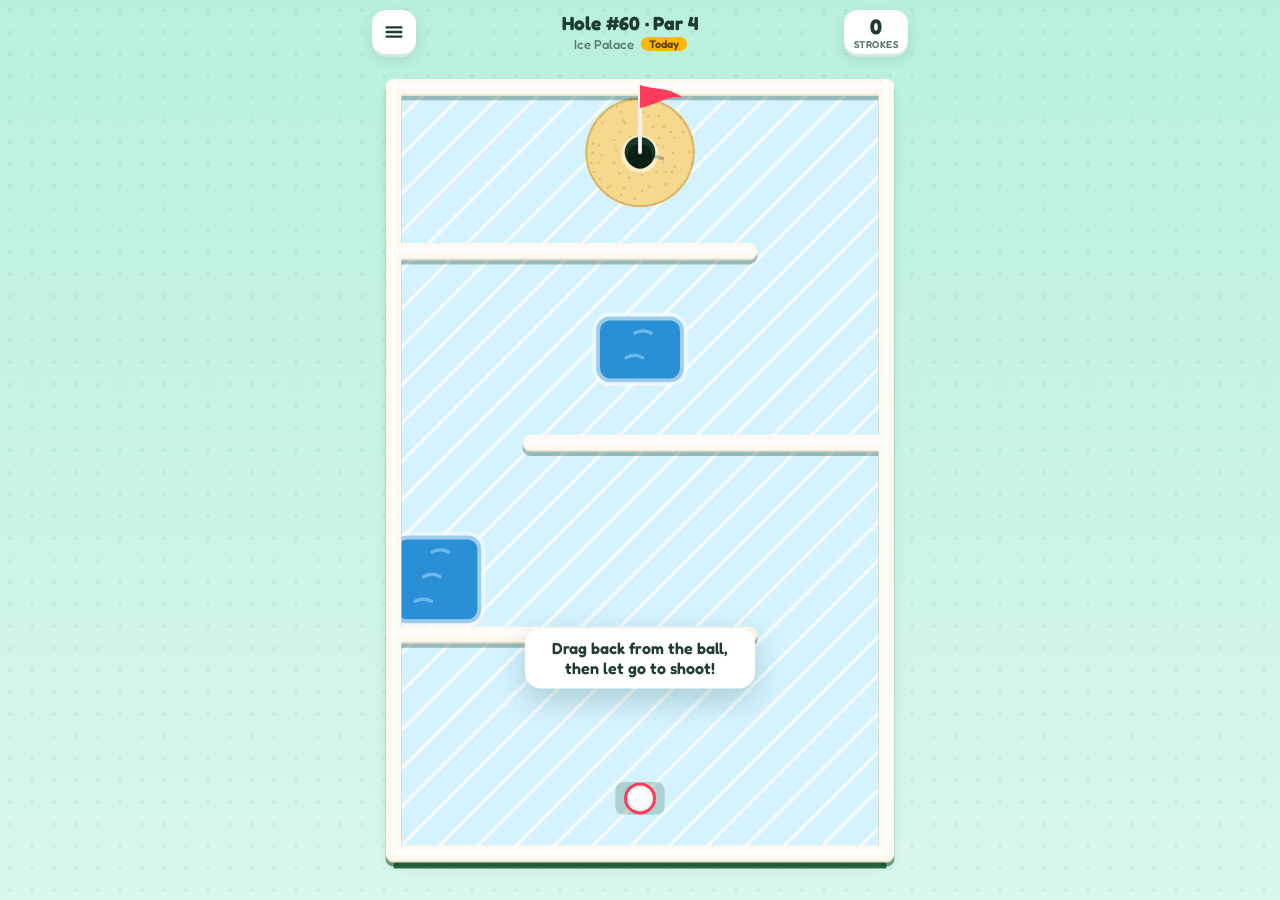
<file: index.html>
<!doctype html>
<html lang="en">
<head>
  <meta charset="utf-8">
  <meta name="viewport" content="width=device-width, initial-scale=1, maximum-scale=1, user-scalable=no, viewport-fit=cover">
  <title>Hole of the Day</title>
  <meta name="description" content="One mini-golf hole a day, the same for everyone. Sink it, share your score, keep your streak.">
  <meta name="theme-color" content="#5ccb6c">
  <meta name="apple-mobile-web-app-capable" content="yes">
  <meta name="apple-mobile-web-app-status-bar-style" content="default">
  <link rel="manifest" href="manifest.webmanifest">
  <link rel="icon" href="icon.svg" type="image/svg+xml">
  <link rel="apple-touch-icon" href="icon-192.png">
  <link rel="preconnect" href="https://fonts.googleapis.com">
  <link rel="preconnect" href="https://fonts.gstatic.com" crossorigin>
  <link href="https://fonts.googleapis.com/css2?family=Fredoka:wght@500;600;700&display=swap" rel="stylesheet">
  <link rel="stylesheet" href="css/style.css">
</head>
<body>
  <div id="app">
    <canvas id="game" aria-label="Mini-golf course"></canvas>

    <header id="hud">
      <button id="btnMenu" class="icon-btn" aria-label="Menu">
        <svg viewBox="0 0 24 24" width="22" height="22"><path d="M4 7h16M4 12h16M4 17h16" stroke="currentColor" stroke-width="2.6" stroke-linecap="round"/></svg>
      </button>
      <div class="hud-title">
        <div id="hTitle">Hole of the Day</div>
        <div id="hSub"></div>
      </div>
      <div id="strokes" class="strokes"><b>0</b><span>strokes</span></div>
    </header>

    <div id="banner" aria-live="polite"></div>
    <div id="toast" role="status"></div>
    <div id="tutorial" hidden>
      <div class="tut-hand"></div>
      <p>Drag back from the ball, then let go to shoot!</p>
    </div>

    <div id="sheet" hidden>
      <div class="backdrop"></div>
      <div class="card" id="card" role="dialog" aria-modal="true"></div>
    </div>
  </div>

  <script src="js/vendor/planck.min.js"></script>
  <script src="js/physics.js"></script>
  <script src="js/holes.js"></script>
  <script src="js/audio.js"></script>
  <script src="js/render.js"></script>
  <script src="js/daily.js"></script>
  <script src="js/main.js"></script>
</body>
</html>
</file>
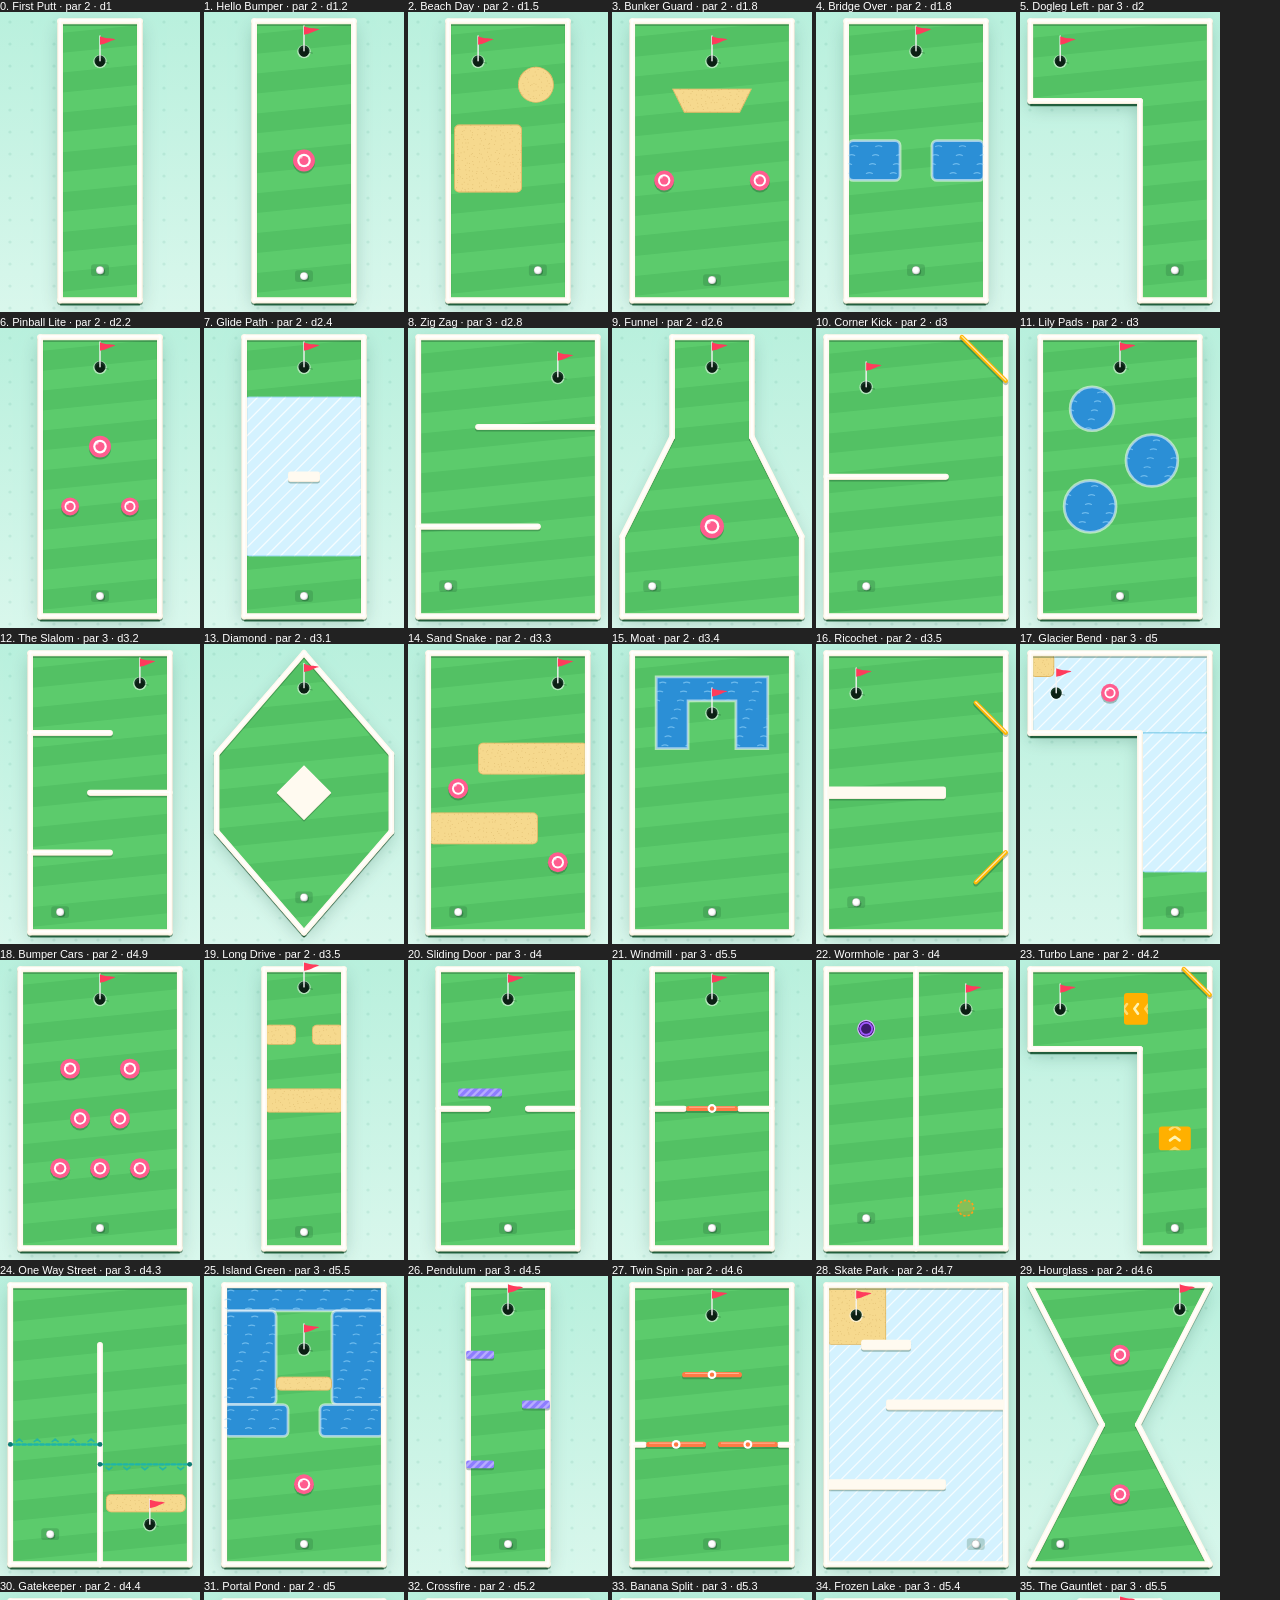
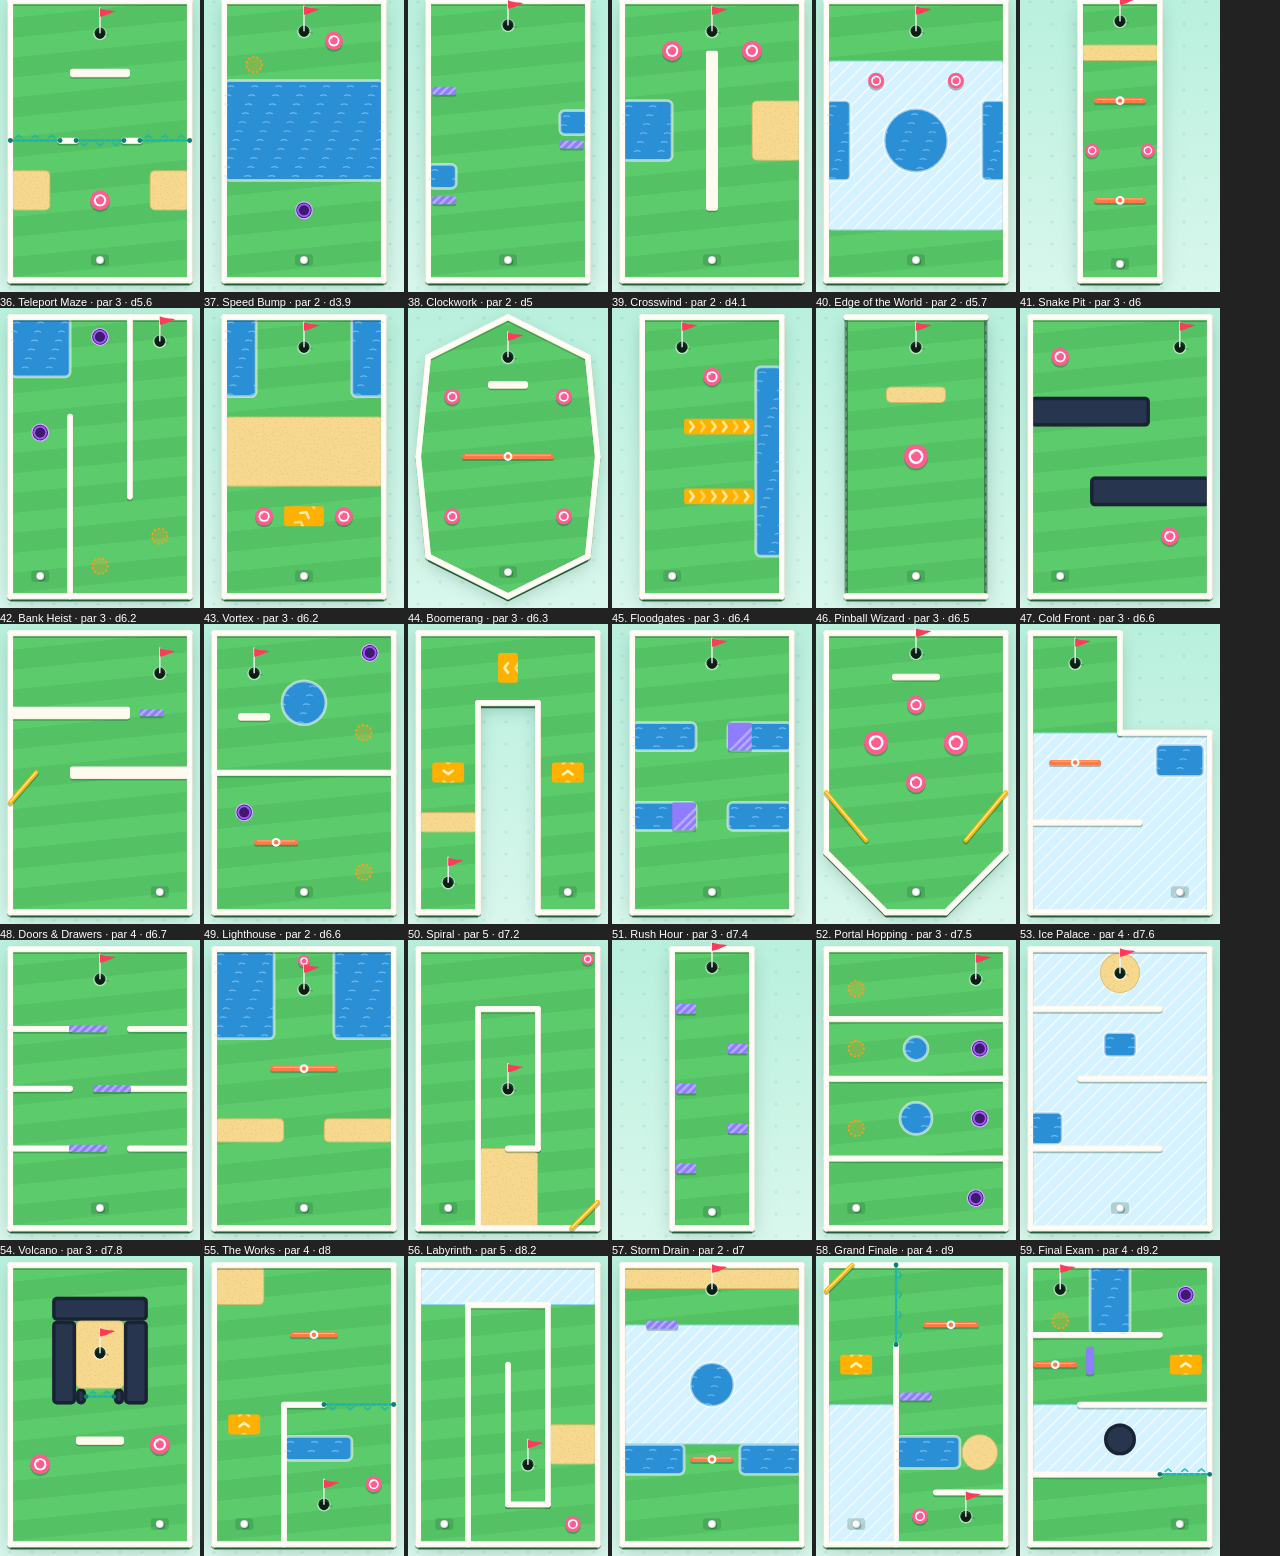
<file: tools/preview.html>
<!doctype html><meta charset="utf-8"><title>Hole preview</title>
<style>body{margin:0;background:#222;display:flex;flex-wrap:wrap;gap:4px;font:11px sans-serif;color:#fff}
.c{width:200px}.c canvas{width:200px;height:300px;display:block}</style>
<script src="../js/vendor/planck.min.js"></script><script src="../js/physics.js"></script>
<script src="../js/holes.js"></script><script src="../js/render.js"></script>
<body><script>
const q=new URLSearchParams(location.search);const from=+(q.get('from')||0),to=+(q.get('to')||60),mir=q.has('mirror');
HOTD.HOLES.slice(from,to).forEach((h,i)=>{const d=document.createElement('div');d.className='c';
d.innerHTML=`<div>${from+i}. ${h.n} · par ${h.par} · d${h.d}</div>`;const cv=document.createElement('canvas');d.appendChild(cv);document.body.appendChild(d);
const r=new HOTD.Renderer(cv);r.insetTop=0;r.insetBottom=0;r.resize();const c=HOTD.phys.buildCourse(h,mir);r.setCourse(c);const s=new HOTD.phys.Sim(c);
r.draw({t:0.3,sim:s,ball:{x:c.tee.x,y:c.tee.y,visible:true,scale:1},skinId:'classic',flagUp:1});});
</script>
</file>
<file: css/style.css>
:root {
  --green: #2bb673;
  --green-d: #1e8f58;
  --ink: #1f3b33;
  --ink-2: #5b7a70;
  --card: #ffffff;
  --line: #e4efe9;
  --chip: #eef8f3;
  --gold: #ffb703;
  --pink: #ff3b5c;
  --sky: #3ba7f2;
  --shadow: 0 10px 30px rgba(20, 70, 50, 0.22);
  --font: 'Fredoka', ui-rounded, 'SF Pro Rounded', 'Nunito', system-ui, -apple-system, 'Segoe UI', sans-serif;
}
* { box-sizing: border-box; -webkit-tap-highlight-color: transparent; }
html, body { margin: 0; height: 100%; background: #b9f0dd; color: var(--ink); font-family: var(--font); overflow: hidden; }
body { overscroll-behavior: none; -webkit-user-select: none; user-select: none; }
button { font: inherit; color: inherit; cursor: pointer; }

#app { position: fixed; inset: 0; }
#game { position: absolute; inset: 0; width: 100%; height: 100%; touch-action: none; display: block; }

/* ---------- HUD ---------- */
#hud {
  position: absolute; left: 0; right: 0; top: 0;
  padding: calc(env(safe-area-inset-top, 0px) + 10px) 12px 0;
  display: flex; align-items: center; gap: 10px; pointer-events: none;
  max-width: 560px; margin: 0 auto;
}
#hud > * { pointer-events: auto; }
.icon-btn {
  width: 44px; height: 44px; border-radius: 14px; border: 0; background: #fff;
  box-shadow: 0 3px 0 #d3e9df, 0 6px 14px rgba(20, 70, 50, 0.12);
  display: grid; place-items: center; color: var(--ink); flex: none;
  transition: transform 0.08s;
}
.icon-btn:active { transform: translateY(2px); box-shadow: 0 1px 0 #d3e9df; }
.hud-title { flex: 1; min-width: 0; text-align: center; line-height: 1.1; }
#hTitle { font-weight: 700; font-size: 19px; letter-spacing: 0.2px; }
#hSub { font-size: 13px; color: var(--ink-2); font-weight: 500; margin-top: 3px; white-space: nowrap; overflow: hidden; text-overflow: ellipsis; }
.chip { display: inline-block; padding: 1px 8px; border-radius: 99px; background: #fff; font-size: 11px; font-weight: 600; vertical-align: 1px; margin-left: 4px; }
.chip.daily { background: var(--gold); color: #5a3d00; }
.chip.fun { background: #d9ecff; color: #1d5d99; }
.chip.practice { background: #e9defc; color: #5b2ca8; }
.strokes {
  width: 64px; height: 44px; border-radius: 14px; background: #fff; flex: none;
  box-shadow: 0 3px 0 #d3e9df, 0 6px 14px rgba(20, 70, 50, 0.12);
  display: flex; flex-direction: column; align-items: center; justify-content: center; line-height: 1;
}
.strokes b { font-size: 21px; font-weight: 700; }
.strokes span { font-size: 10px; color: var(--ink-2); font-weight: 600; text-transform: uppercase; letter-spacing: 0.5px; margin-top: 2px; }
.strokes.over b { color: #e36414; }
.strokes.bump { animation: bump 0.28s ease-out; }
@keyframes bump { 40% { transform: scale(1.18); } }

/* ---------- banner / toast ---------- */
#banner {
  position: absolute; left: 0; right: 0; top: 38%; text-align: center; pointer-events: none;
  font-size: min(46px, 10.5vw); font-weight: 700; color: #fff; opacity: 0; padding: 0 12px;
  text-shadow: 0 4px 0 rgba(0, 0, 0, 0.18), 0 0 24px rgba(0, 0, 0, 0.15);
  -webkit-text-stroke: 1.5px rgba(30, 60, 40, 0.25);
}
#banner.show { animation: pop 1.5s cubic-bezier(.2, 1.6, .4, 1) forwards; }
#banner.big { font-size: min(58px, 12vw); color: #fff4b8; }
#banner small { display: block; font-size: 18px; margin-top: 4px; -webkit-text-stroke: 0; }
@keyframes pop {
  0% { opacity: 0; transform: scale(0.3) rotate(-6deg); }
  18% { opacity: 1; transform: scale(1.12) rotate(2deg); }
  30% { transform: scale(1) rotate(0); }
  80% { opacity: 1; transform: scale(1); }
  100% { opacity: 0; transform: scale(1.05) translateY(-20px); }
}
#toast {
  position: absolute; left: 50%; bottom: calc(env(safe-area-inset-bottom, 0px) + 26px);
  transform: translate(-50%, 20px); opacity: 0; transition: 0.22s;
  background: var(--ink); color: #fff; padding: 10px 18px; border-radius: 99px; font-weight: 600; font-size: 15px;
  pointer-events: none; white-space: nowrap; box-shadow: var(--shadow);
}
#toast.show { opacity: 1; transform: translate(-50%, 0); }

/* ---------- tutorial ---------- */
#tutorial { position: absolute; left: 0; top: 0; pointer-events: none; width: 0; height: 0; }
#tutorial p {
  position: absolute; left: 50%; top: 118px; transform: translateX(-50%); width: 230px; margin: 0;
  background: #fff; padding: 10px 14px; border-radius: 16px; text-align: center; font-weight: 600; font-size: 16px;
  box-shadow: var(--shadow);
}
.tut-hand {
  position: absolute; left: -16px; top: -16px; width: 32px; height: 32px; border-radius: 50%;
  background: rgba(255, 255, 255, 0.85); border: 3px solid var(--pink); animation: drag 1.8s ease-in-out infinite;
}
.tut-hand::after {
  content: ''; position: absolute; left: 50%; bottom: 100%; width: 3px; height: 0; background: var(--pink);
  transform: translateX(-50%); animation: band 1.8s ease-in-out infinite; border-radius: 2px;
}
@keyframes drag { 0%, 15% { transform: translateY(0); opacity: 0; } 25% { opacity: 1; } 60%, 75% { transform: translateY(80px); opacity: 1; } 90%, 100% { transform: translateY(80px); opacity: 0; } }
@keyframes band { 0%, 15% { height: 0; } 60%, 75% { height: 64px; } 90%, 100% { height: 64px; } }

/* ---------- sheets ---------- */
#sheet { position: absolute; inset: 0; display: flex; align-items: flex-end; justify-content: center; z-index: 10; }
#sheet[hidden] { display: none; }
.backdrop { position: absolute; inset: 0; background: rgba(15, 45, 35, 0.38); animation: fade 0.2s; }
@keyframes fade { from { opacity: 0; } }
.card {
  position: relative; width: 100%; max-width: 440px; max-height: 88vh; overflow-y: auto;
  background: var(--card); border-radius: 26px 26px 0 0; padding: 22px 18px calc(env(safe-area-inset-bottom, 0px) + 20px);
  box-shadow: var(--shadow); animation: up 0.28s cubic-bezier(.2, 1.3, .4, 1);
  -webkit-user-select: text; user-select: text;
}
@media (min-width: 600px) and (min-height: 600px) {
  #sheet { align-items: center; }
  .card { border-radius: 26px; }
}
@keyframes up { from { transform: translateY(40px); opacity: 0; } }
.card h2 { margin: 0 0 4px; font-size: 24px; text-align: center; }
.card .sub { text-align: center; color: var(--ink-2); margin: 0 0 14px; font-size: 15px; }
.close-x {
  position: absolute; right: 12px; top: 12px; width: 36px; height: 36px; border: 0; border-radius: 12px; background: var(--chip);
  font-size: 20px; line-height: 1; color: var(--ink-2);
}

.btn {
  display: flex; align-items: center; justify-content: center; gap: 8px; width: 100%;
  border: 0; border-radius: 16px; padding: 13px 16px; font-size: 17px; font-weight: 600;
  background: var(--chip); color: var(--ink); box-shadow: 0 3px 0 #d3e9df; margin-top: 10px;
  transition: transform 0.08s;
}
.btn:active { transform: translateY(2px); box-shadow: 0 1px 0 #d3e9df; }
.btn.primary { background: var(--green); color: #fff; box-shadow: 0 4px 0 var(--green-d); }
.btn.primary:active { box-shadow: 0 1px 0 var(--green-d); }
.btn.gold { background: var(--gold); color: #4a3200; box-shadow: 0 4px 0 #d68c00; }
.row { display: flex; gap: 10px; }
.row .btn { flex: 1; }

/* result */
.result-emoji { font-size: 64px; text-align: center; line-height: 1; margin: 2px 0 6px; animation: wiggle 0.9s ease-out; }
@keyframes wiggle { 0% { transform: scale(0.2); } 40% { transform: scale(1.2) rotate(-8deg); } 60% { transform: rotate(6deg); } 80% { transform: rotate(-2deg); } 100% { transform: none; } }
.result-name { font-size: 30px; font-weight: 700; text-align: center; margin: 0; }
.pillrow { display: flex; justify-content: center; gap: 8px; flex-wrap: wrap; margin: 10px 0 4px; }
.pill { background: var(--chip); border-radius: 99px; padding: 6px 12px; font-weight: 600; font-size: 14px; }
.pill.fire { background: #fff0e0; color: #c2410c; }
.note { text-align: center; color: var(--ink-2); font-size: 14px; margin: 10px 0 0; }
.unlock {
  margin-top: 12px; padding: 12px; border-radius: 16px; background: linear-gradient(135deg, #fff6d6, #ffe4f0);
  text-align: center; font-weight: 600; animation: glow 1.6s ease-in-out infinite alternate;
}
@keyframes glow { to { box-shadow: 0 0 0 4px rgba(255, 183, 3, 0.25); } }
.countdown-box { text-align: center; margin-top: 14px; color: var(--ink-2); font-size: 14px; }
.countdown { display: block; font-size: 26px; font-weight: 700; color: var(--ink); font-variant-numeric: tabular-nums; letter-spacing: 1px; }

/* menu */
.menu-list { display: grid; grid-template-columns: 1fr 1fr; gap: 10px; margin-top: 8px; }
.menu-list .btn { margin: 0; flex-direction: column; padding: 14px 8px; font-size: 15px; }
.menu-list .btn .ic { font-size: 26px; line-height: 1; }
.menu-list .btn.wide { grid-column: span 2; flex-direction: row; }

/* stats */
.tiles { display: grid; grid-template-columns: repeat(4, 1fr); gap: 8px; margin: 6px 0 16px; }
.tile { background: var(--chip); border-radius: 14px; padding: 10px 4px; text-align: center; }
.tile b { display: block; font-size: 24px; font-weight: 700; }
.tile span { font-size: 11px; color: var(--ink-2); font-weight: 600; line-height: 1.1; display: block; }
.section-h { font-weight: 700; font-size: 15px; margin: 14px 0 8px; }
.bars { display: grid; gap: 5px; }
.bar { display: grid; grid-template-columns: 78px 1fr; align-items: center; gap: 8px; font-size: 13px; font-weight: 600; }
.bar .fill {
  background: #cfe8dc; color: var(--ink); border-radius: 6px; padding: 3px 8px; text-align: right; min-width: 26px;
  transform-origin: left; animation: grow 0.6s cubic-bezier(.2, 1, .3, 1) both;
}
.bar .fill.hot { background: var(--green); color: #fff; }
@keyframes grow { from { transform: scaleX(0); } }
.milestones { display: flex; gap: 6px; justify-content: space-between; }
.ms { flex: 1; text-align: center; padding: 8px 2px; border-radius: 12px; background: var(--chip); font-size: 12px; font-weight: 600; color: var(--ink-2); }
.ms b { display: block; font-size: 18px; color: var(--ink); }
.ms.done { background: #fff2cc; color: #8a5a00; }

/* calendar */
.cal-head { display: flex; align-items: center; justify-content: space-between; margin-bottom: 8px; }
.cal-head b { font-size: 18px; }
.cal-head button { border: 0; background: var(--chip); border-radius: 10px; width: 36px; height: 36px; font-size: 18px; }
.cal-head button:disabled { opacity: 0.3; }
.cal { display: grid; grid-template-columns: repeat(7, 1fr); gap: 5px; }
.cal .wd { text-align: center; font-size: 11px; font-weight: 600; color: var(--ink-2); }
.cal .day {
  aspect-ratio: 1; border-radius: 12px; background: #f4f8f6; display: flex; flex-direction: column; align-items: center; justify-content: center;
  font-size: 11px; color: var(--ink-2); border: 0; padding: 0; position: relative;
}
.cal .day .e { font-size: 17px; line-height: 1.1; }
.cal .day .n { font-size: 10px; font-weight: 600; }
.cal .day.blank { background: transparent; }
.cal .day.future { opacity: 0.35; }
.cal .day.missed .e { color: #bbb; }
.cal .day.played { background: #e3f6ec; color: var(--ink); }
.cal .day.under { background: #d6f5e2; }
.cal .day.over { background: #fff1e4; }
.cal .day.today { box-shadow: inset 0 0 0 2.5px var(--green); }
.legend { display: flex; gap: 12px; justify-content: center; font-size: 12px; color: var(--ink-2); margin-top: 10px; flex-wrap: wrap; }

/* practice */
.plist { display: grid; gap: 8px; }
.pitem {
  display: flex; align-items: center; gap: 12px; padding: 10px 12px; border-radius: 14px; border: 0; background: var(--chip); text-align: left; width: 100%;
}
.pitem .num { font-weight: 700; font-size: 15px; width: 44px; }
.pitem .meta { flex: 1; min-width: 0; }
.pitem .meta b { display: block; font-size: 15px; }
.pitem .meta span { font-size: 12px; color: var(--ink-2); }
.pitem .sc { font-size: 22px; }
.empty { text-align: center; color: var(--ink-2); padding: 18px 8px; }

/* locker */
.locker { display: grid; grid-template-columns: repeat(3, 1fr); gap: 8px; }
.lock-item {
  border: 0; border-radius: 16px; background: var(--chip); padding: 10px 4px 8px; display: flex; flex-direction: column; align-items: center; gap: 4px;
  font-size: 13px; font-weight: 600; position: relative;
}
.lock-item canvas { width: 64px; height: 44px; }
.lock-item small { font-size: 11px; color: var(--ink-2); font-weight: 500; }
.lock-item.on { box-shadow: inset 0 0 0 3px var(--green); background: #e3f6ec; }
.lock-item.locked { opacity: 0.55; }

/* help */
.legend-list { display: grid; gap: 8px; margin-top: 8px; }
.lg { display: flex; gap: 10px; align-items: center; font-size: 14px; }
.lg i { width: 30px; height: 22px; border-radius: 7px; flex: none; display: block; }
.toggle-row { display: flex; align-items: center; justify-content: space-between; padding: 10px 2px; font-weight: 600; }
.switch { width: 52px; height: 30px; border-radius: 99px; background: #cfe0d8; border: 0; position: relative; transition: 0.2s; }
.switch::after { content: ''; position: absolute; left: 3px; top: 3px; width: 24px; height: 24px; border-radius: 50%; background: #fff; transition: 0.2s; box-shadow: 0 1px 3px rgba(0,0,0,.2); }
.switch.on { background: var(--green); }
.switch.on::after { left: 25px; }
</file>
